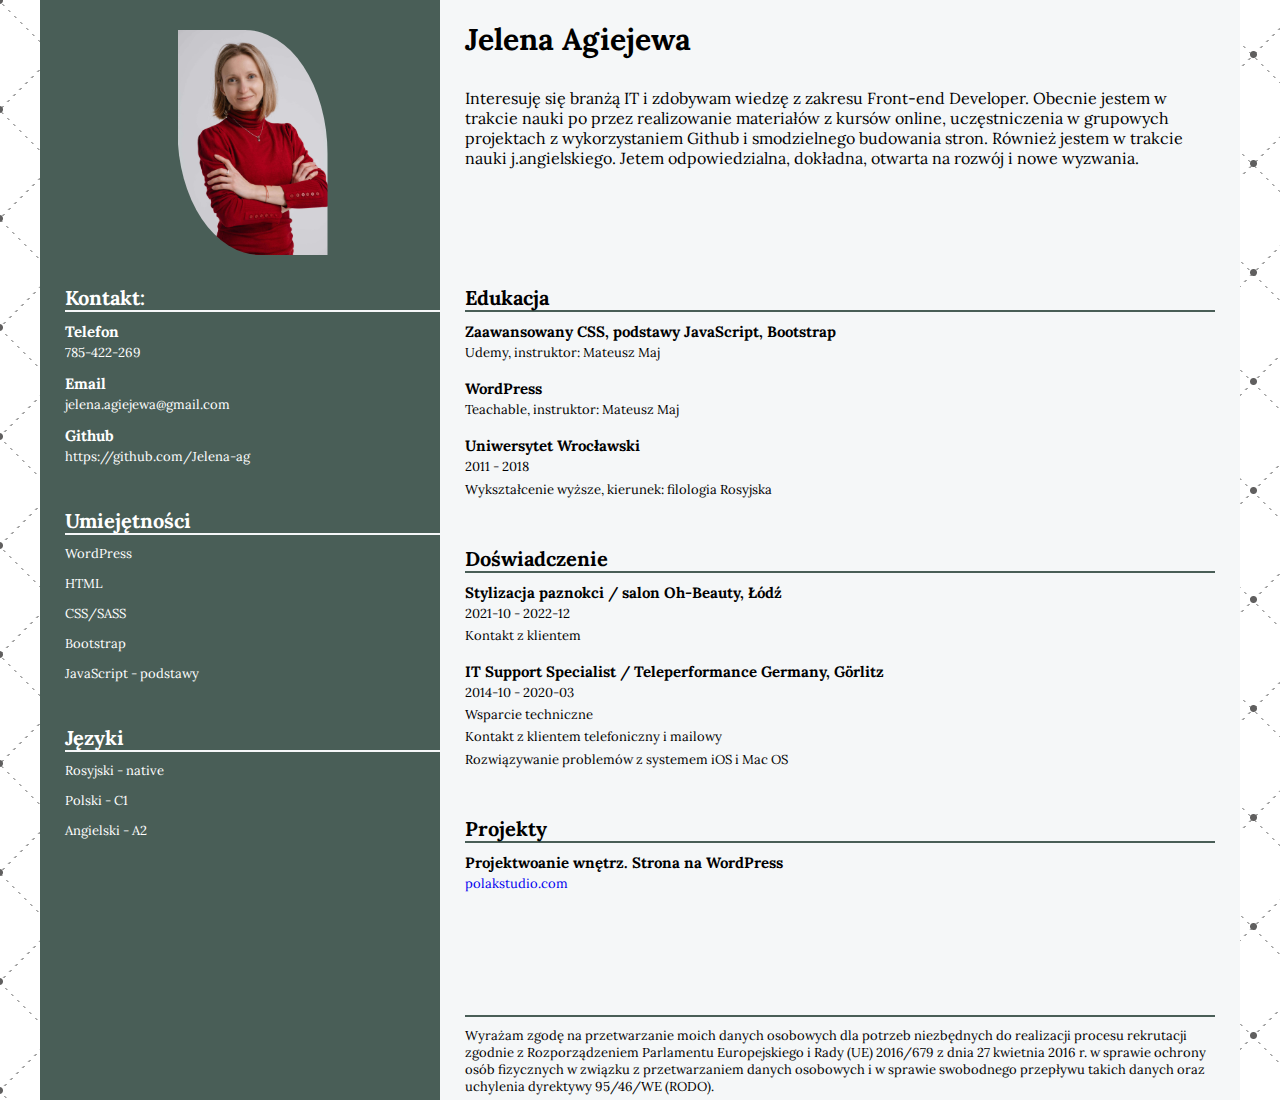
<file: index.html>
<!DOCTYPE html>
<html lang="pl">

<head>
    <meta charset="UTF-8" />
    <meta http-equiv="X-UA-Compatible" content="IE=edge" />
    <meta name="viewport" content="width=device-width, initial-scale=1.0" />
    <meta name="description" content="my curriculum vitae" />
    <meta name="autor" content="Jelena Agiejewa" />
    <meta name="keywords" content="curriculum vitae, Front-end Developer, CV" />
    <meta name="robots" content="index,follow" />
    <title>CV_Jelena_Agiejewa</title>
    <link rel="icon" type="image/png" sizes="32x32" href="./img/profile.png" />
    <link href="https://fonts.googleapis.com/css2?family=Lora:wght@400;500;700&display=swap" rel="stylesheet">
    <link rel="stylesheet" href="./css/app.css" />
</head>

<body>
    <div class="wrapper grid">
        <header class="header grid-section">
            <div class="section-left">
                <img class="header__img" src="./img/me.jpeg" alt="photo for CV Jelena Agiejewa" />
            </div>
            <div class="section-right">
                <div class="header__about">
                    <h1 class="header__about-name">Jelena Agiejewa</h1>
                    <p class="header__about-text">Interesuję się branżą IT i zdobywam wiedzę z zakresu Front-end
                        Developer. Obecnie jestem w trakcie nauki po przez realizowanie materiałów z kursów online,
                        uczęstniczenia w grupowych projektach z wykorzystaniem Github i smodzielnego budowania stron.
                        Również jestem w trakcie nauki j.angielskiego. Jetem odpowiedzialna, dokładna, otwarta na
                        rozwój i nowe wyzwania.
                    </p>
                </div>
            </div>
        </header>
        <main class="main grid-section">
            <div class="section-left">
                <section class="main__section contact">
                    <h2 class="main__name">Kontakt:</h2>
                    <div class="line-left"></div>
                    <ul class="main__list">
                        <li>
                            <h3 class="main__title">Telefon</h3>785-422-269
                        </li>
                        <li>
                            <h3 class="main__title">Email</h3>jelena.agiejewa@gmail.com
                        </li>
                        <li>
                            <h3 class="main__title">Github</h3>https://github.com/Jelena-ag
                        </li>
                    </ul>
                </section>
                <section class="main__section skills">
                    <h2 class="main__name">Umiejętności</h2>
                    <div class="line-left"></div>
                    <ul class="main__list">
                        <li>WordPress</li>
                        <li>HTML</li>
                        <li>CSS/SASS</li>
                        <li>Bootstrap</li>
                        <li>JavaScript - podstawy</li>
                    </ul>
                </section>
                <section class="main__section language">
                    <h2 class="main__name">Języki</h2>
                    <div class="line-left"></div>
                    <ul class="main__list">
                        <li>Rosyjski - native</li>
                        <li>Polski - C1</li>
                        <li>Angielski - A2</li>
                    </ul>
                </section>
            </div>
            <div class="section-right">
                <section class="main__section education">
                    <h2 class="main__name">Edukacja</h2>
                    <div class="line-right"></div>
                    <ul class="main__list">
                        <li>
                            <h3 class="main__title">Zaawansowany CSS, podstawy JavaScript, Bootstrap
                            </h3>
                            <p>Udemy, instruktor: Mateusz Maj</p>
                        </li>
                        <li>
                            <h3 class="main__title">WordPress</h3>
                            <p>Teachable, instruktor: Mateusz Maj</p>
                        </li>
                        <li>
                            <h3 class="main__title">Uniwersytet Wrocławski</h3>
                            <p>2011 - 2018</p>
                            <p>Wykształcenie wyższe, kierunek: filologia Rosyjska</p>
                        </li>
                    </ul>
                </section>
                <section class="main__section work">
                    <h2 class="main__name">Doświadczenie</h2>
                    <div class="line-right"></div>
                    <ul class="main__list">
                        <li>
                            <h3 class="main__title">Stylizacja paznokci / salon Oh-Beauty, Łódź</h3>
                            <p>2021-10 - 2022-12</p>
                            <p>Kontakt z klientem</p>
                        </li>
                        <li>
                            <h3 class="main__title">IT Support Specialist / Teleperformance Germany, Görlitz</h3>
                            <p>2014-10 - 2020-03</p>
                            <p>Wsparcie techniczne</p>
                            <p>Kontakt z klientem telefoniczny i mailowy</p>
                            <p>Rozwiązywanie problemów z systemem iOS i Mac OS</p>
                        </li>
                    </ul>
                </section>
                <section class="main__section work">
                    <h2 class="main__name">Projekty</h2>
                    <div class="line-right"></div>
                    <ul class="main__list">
                        <li>
                            <h3 class="main__title">Projektwoanie wnętrz. Strona na WordPress</h3>
                            <a href="https://polakstudio.com/">polakstudio.com</a>
                        </li>
                    </ul>
                </section>
                <section class="main__section rodo">
                    <div class="line-right line-right-rodo"></div>
                    <p>
                        Wyrażam zgodę na przetwarzanie moich danych osobowych dla potrzeb
                        niezbędnych do realizacji procesu rekrutacji zgodnie z Rozporządzeniem
                        Parlamentu Europejskiego i Rady (UE) 2016/679 z dnia 27 kwietnia 2016
                        r. w sprawie ochrony osób fizycznych w związku z przetwarzaniem danych
                        osobowych i w sprawie swobodnego przepływu takich danych oraz
                        uchylenia dyrektywy 95/46/WE (RODO).
                    </p>
                </section>
            </div>
        </main>
    </div>
</body>

</html>
</file>
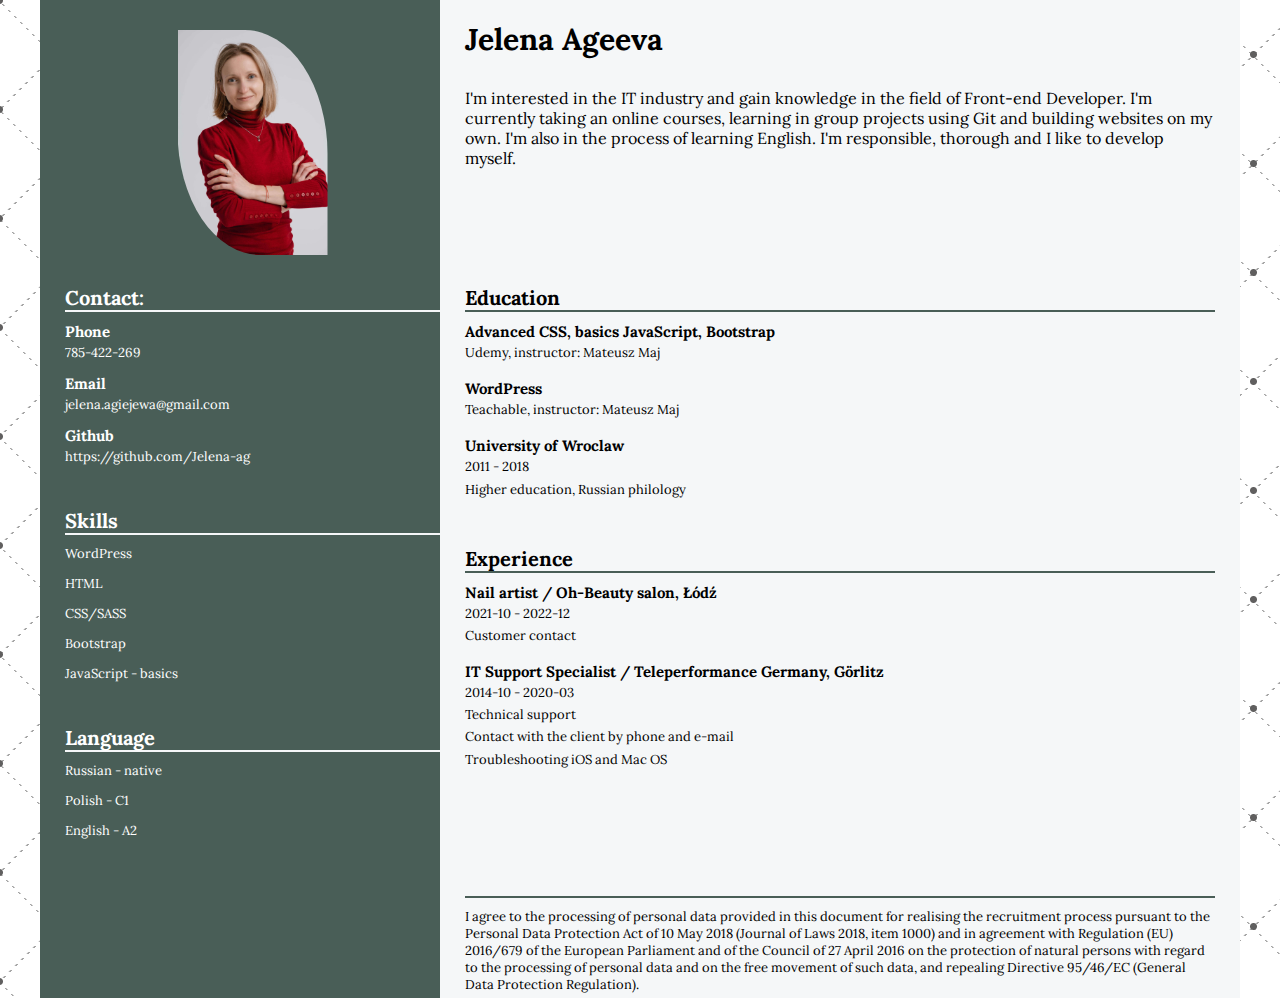
<file: html/english.html>
<!DOCTYPE html>
<html lang="en">

<head>
  <meta charset="UTF-8" />
  <meta http-equiv="X-UA-Compatible" content="IE=edge" />
  <meta name="viewport" content="width=device-width, initial-scale=1.0" />
  <meta name="description" content="my curriculum vitae" />
  <meta name="autor" content="Jelena Agiejewa" />
  <meta name="keywords" content="curriculum vitae, Front-end Developer, CV" />
  <meta name="robots" content="index,follow" />
  <title>CV_Jelena_Agiejewa</title>
  <link rel="icon" type="image/png" sizes="32x32" href="../img/profile.png" />
  <link href="https://fonts.googleapis.com/css2?family=Lora:wght@400;500;700&display=swap" rel="stylesheet">
  <link rel="stylesheet" href="../css/app.css" />
</head>

<body>
  <div class="wrapper grid">
    <header class="header grid-section">
      <div class="section-left">
        <img class="header__img" src="../img/me.jpeg" alt="photo for CV Jelena Agiejewa" />
      </div>
      <div class="section-right">
        <div class="header__about">
          <h1 class="header__about-name">Jelena Ageeva</h1>
          <p class="header__about-text">I'm interested in the IT industry and gain knowledge in the field of Front-end
            Developer. I'm currently taking an online courses, learning in group projects using Git and building
            websites on my own. I'm also in the process of learning English. I'm responsible, thorough and I like to
            develop myself.
          </p>
        </div>
      </div>
    </header>
    <main class="main grid-section">
      <div class="section-left">
        <section class="main__section contact">
          <h2 class="main__name">Contact:</h2>
          <div class="line-left"></div>
          <ul class="main__list">
            <li>
              <h3 class="main__title">Phone</h3>785-422-269
            </li>
            <li>
              <h3 class="main__title">Email</h3>jelena.agiejewa@gmail.com
            </li>
            <li>
              <h3 class="main__title">Github</h3>https://github.com/Jelena-ag
            </li>
          </ul>
        </section>
        <section class="main__section skills">
          <h2 class="main__name">Skills</h2>
          <div class="line-left"></div>
          <ul class="main__list">
            <li>WordPress</li>
            <li>HTML</li>
            <li>CSS/SASS</li>
            <li>Bootstrap</li>
            <li>JavaScript - basics</li>
          </ul>
        </section>
        <section class="main__section language">
          <h2 class="main__name">Language</h2>
          <div class="line-left"></div>
          <ul class="main__list">
            <li>Russian - native</li>
            <li>Polish - C1</li>
            <li>English - A2</li>
          </ul>
        </section>
      </div>
      <div class="section-right">
        <section class="main__section education">
          <h2 class="main__name">Education</h2>
          <div class="line-right"></div>
          <ul class="main__list">
            <li>
              <h3 class="main__title">Advanced CSS, basics JavaScript, Bootstrap
              </h3>
              <p>Udemy, instructor: Mateusz Maj</p>
            </li>
            <li>
              <h3 class="main__title">WordPress</h3>
              <p>Teachable, instructor: Mateusz Maj</p>
            </li>
            <li>
              <h3 class="main__title">University of Wroclaw</h3>
              <p>2011 - 2018</p>
              <p>Higher education, Russian philology</p>
            </li>
          </ul>
        </section>
        <section class="main__section work">
          <h2 class="main__name">Experience</h2>
          <div class="line-right"></div>
          <ul class="main__list">
            <li>
              <h3 class="main__title">Nail artist / Oh-Beauty salon, Łódź</h3>
              <p>2021-10 - 2022-12</p>
              <p>Customer contact</p>
            </li>
            <li>
              <h3 class="main__title">IT Support Specialist / Teleperformance Germany, Görlitz</h3>
              <p>2014-10 - 2020-03</p>
              <p>Technical support</p>
              <p>Contact with the client by phone and e-mail</p>
              <p>Troubleshooting iOS and Mac OS</p>
            </li>
          </ul>
        </section>
        <section class="main__section rodo">
          <div class="line-right line-right-rodo"></div>
          <p>
            I agree to the processing of personal data provided in this document for realising the recruitment process
            pursuant to the Personal Data Protection Act of 10 May 2018 (Journal of Laws 2018, item 1000) and in
            agreement with Regulation (EU) 2016/679 of the European Parliament and of the Council of 27 April 2016 on
            the protection of natural persons with regard to the processing of personal data and on the free movement of
            such data, and repealing Directive 95/46/EC (General Data Protection Regulation).
          </p>
        </section>
      </div>
    </main>
  </div>
</body>

</html>
</file>
<file: css/app.css>
*,*::after,*::before{-webkit-box-sizing:border-box;box-sizing:border-box;margin:0;padding:0}html{font-size:62.5%;scroll-behavior:smooth}html,body{height:100%}body{font-family:"Lora",arial,sans-serif;background:radial-gradient(rgb(96, 95, 95) 3px, transparent 4px),radial-gradient(rgb(96, 95, 95) 3px, transparent 4px),linear-gradient(#fff 4px, transparent 0),linear-gradient(45deg, transparent 74px, transparent 75px, #a4a4a4 75px, #a4a4a4 76px, transparent 77px, transparent 109px),linear-gradient(-45deg, transparent 75px, transparent 76px, #a4a4a4 76px, #a4a4a4 77px, transparent 78px, transparent 109px),#fff;background-size:109px 109px,109px 109px,100% 6px,109px 109px,109px 109px;background-position:54px 55px,0px 0px,0px 0px,0px 0px,0px 0px}a{text-decoration:none}img{height:auto}ul li{list-style:none}.header__img{display:block;margin:3em auto 1em;width:150px;-webkit-clip-path:inset(0 0 0 0 round 0 55% 0 55%);clip-path:inset(0 0 0 0 round 0 55% 0 55%)}.header__about{margin-top:2em}.header__about-name{margin-bottom:1em;font-size:3rem}.header__about-text{font-size:1.6rem}.main__name{font-size:2rem;padding-top:1em}.main__list{padding-bottom:1em}.main__list li{padding-bottom:1em;font-size:1.3rem}.main__title{padding-bottom:.2em;font-size:1.5rem}.main p{padding-bottom:.4em;font-size:1.3rem}.main .line-right-rodo{margin-top:10em}.wrapper{margin:0 auto;max-width:1200px;width:100%}.section-left,.section-right{padding-left:2.5em}.section-left{color:#fff;background-color:#495e57}.section-right{padding-right:2.5em;color:#000;background-color:#f5f7f8}.grid{display:grid;grid-template-columns:1fr;grid-template-rows:1fr}.grid-section{display:grid;grid-template-columns:400px 800px;grid-template-rows:1fr}.line-left,.line-right{width:100%;height:2px;margin-bottom:1em}.line-left{background-color:#f5f7f8}.line-right{background-color:#495e57}/*# sourceMappingURL=app.css.map */
</file>
